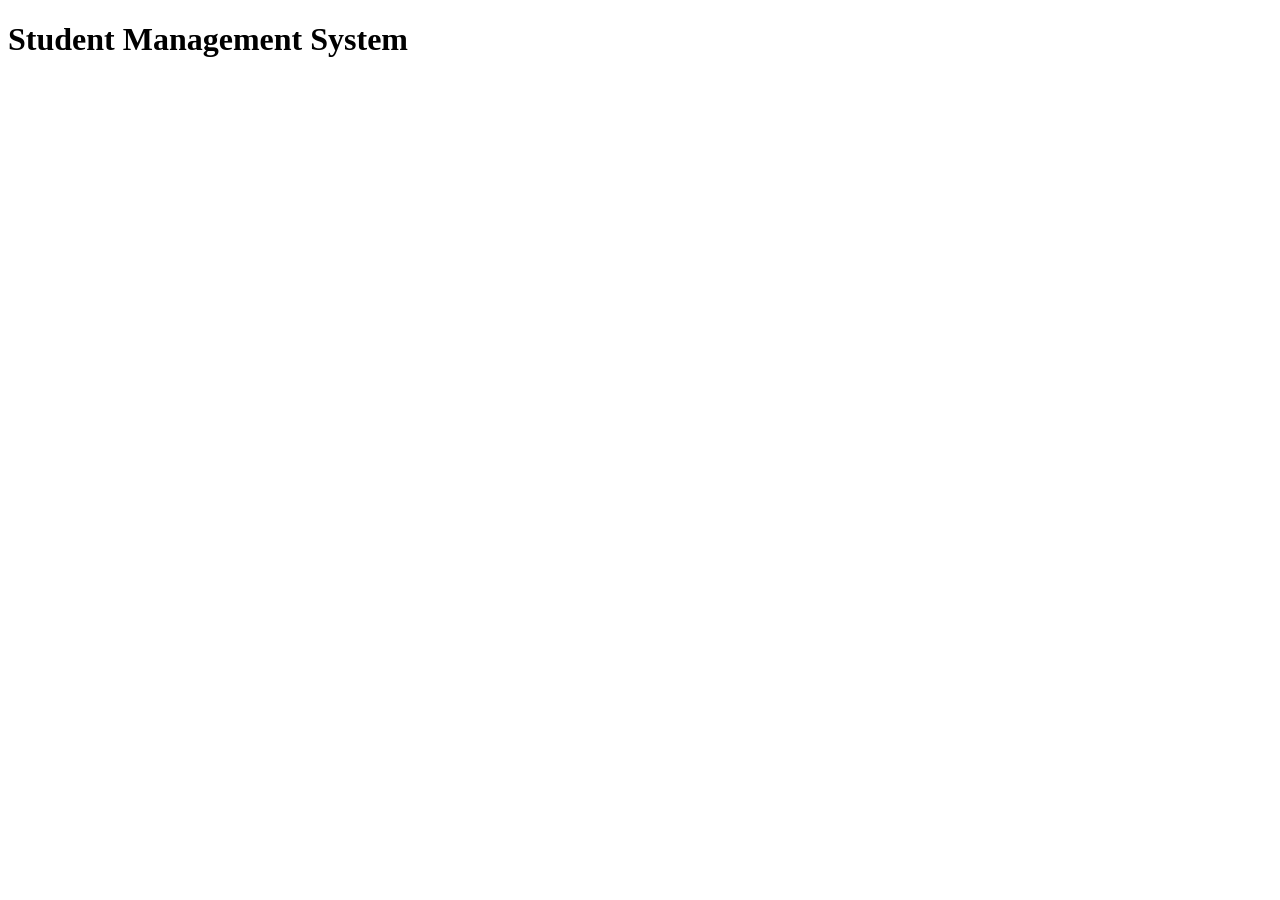
<file: Assignment-2/index.html>
<!DOCTYPE html>
<html lang="en">
<head>
<meta charset="UTF-8">
<meta name="viewport" content="width=device-width, initial-scale=1.0">
<title>Student Management System</title>

</head>
<body>
<h1>Student Management System</h1>
<div id="output"></div>
<script src="script.js"></script>
</body>
</html>
</file>
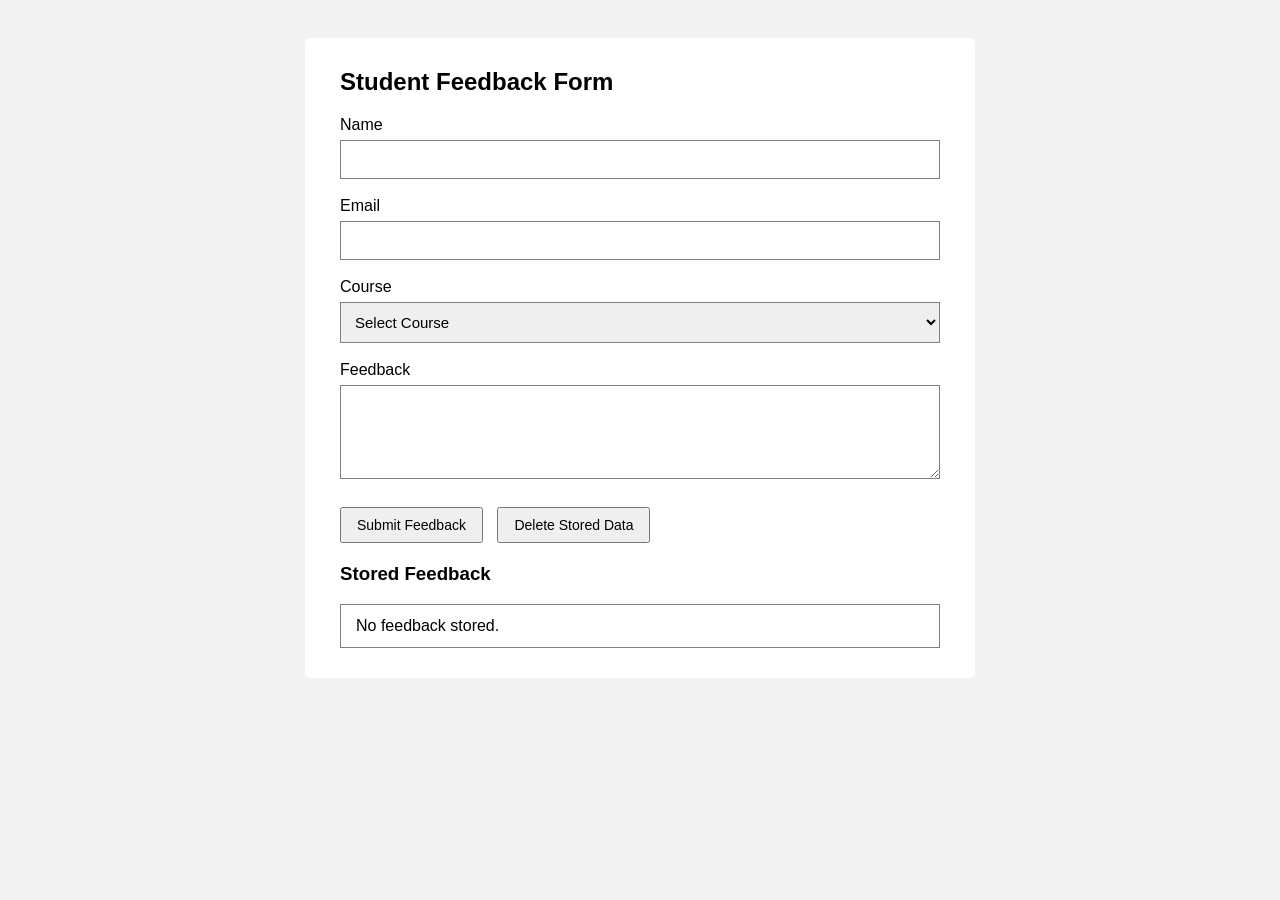
<file: Assignment-3/index.html>
<!DOCTYPE html>
<html>
<head>
  <title>Student Feedback Form</title>
  <link rel="stylesheet" href="style.css">
</head>
<body>

  <div class="container">
    <h2>Student Feedback Form</h2>

    <form id="feedbackForm">

      <label>Name</label>
      <input type="text" id="name">
      <p class="error" id="nameError"></p>

      <label>Email</label>
      <input type="email" id="email">
      <p class="error" id="emailError"></p>

      <label>Course</label>
      <select id="course">
        <option value="">Select Course</option>
        <option value="Web Development">Web Development</option>
        <option value="Data Science">Data Science</option>
        <option value="Computer Science">Computer Science</option>
      </select>
      <p class="error" id="courseError"></p>

      <label>Feedback</label>
      <textarea id="feedback" rows="4"></textarea>
      <p class="error" id="feedbackError"></p>

      <button type="button" onclick="submitForm()">Submit Feedback</button>
      <button type="button" onclick="deleteData()">Delete Stored Data</button>

    </form>

    <p id="sessionUser"></p>

    <h3>Stored Feedback</h3>
    <div id="storedData">No feedback stored.</div>

  </div>

  <script src="script.js"></script>
</body>
</html>
</file>
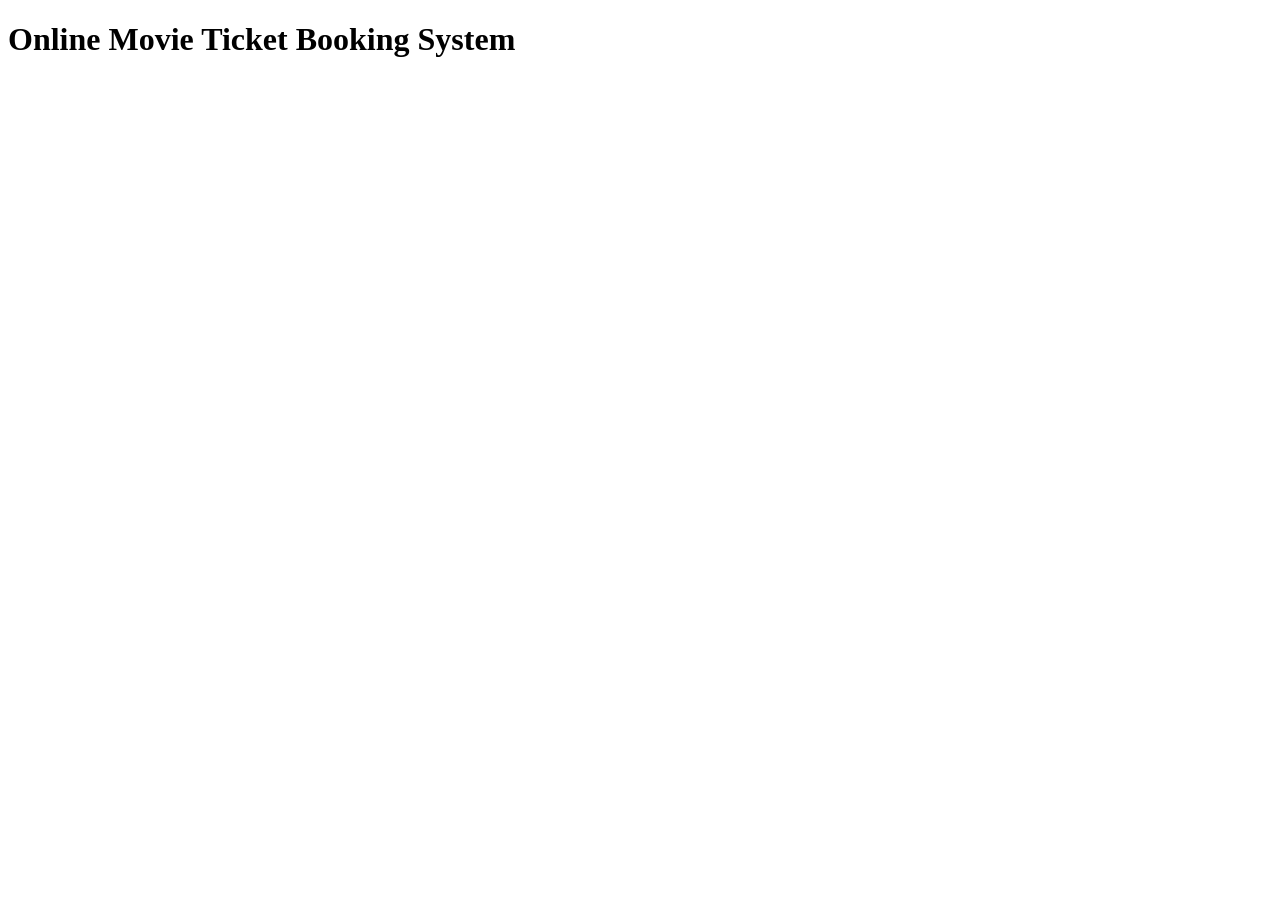
<file: Assignment-4/index.html>
<!DOCTYPE html>
<html>
<head>
    <title>Online Movie Ticket Booking System</title>
</head>
<body>
    <h1>Online Movie Ticket Booking System</h1>
    <script>
        console.log("Checking Seat Availability...");

        let booking = new Promise(function(resolve,reject) {
            setTimeout(function() {
                let seatsAvailable=true;
                if (seatsAvailable) {
                    resolve("Seats are Available");
                } else {
                    reject("No Seats Available");
                }
            }, 2000);
        });

        booking
            .then(function(message) {
                console.log(message);
                return "Payment Processed Successfully";
            })

            .then(function(message) {
                console.log(message);
                return "Booking Confirmed";
            })

            .then(function(message) {
                console.log(message);
                return "Ticket Generated Successfully";
            })

            .then(function(message) {
                console.log(message);
            })

            .catch(function(error) {
                console.log("Error:", error);
            });

    </script>

</body>
</html>
</file>
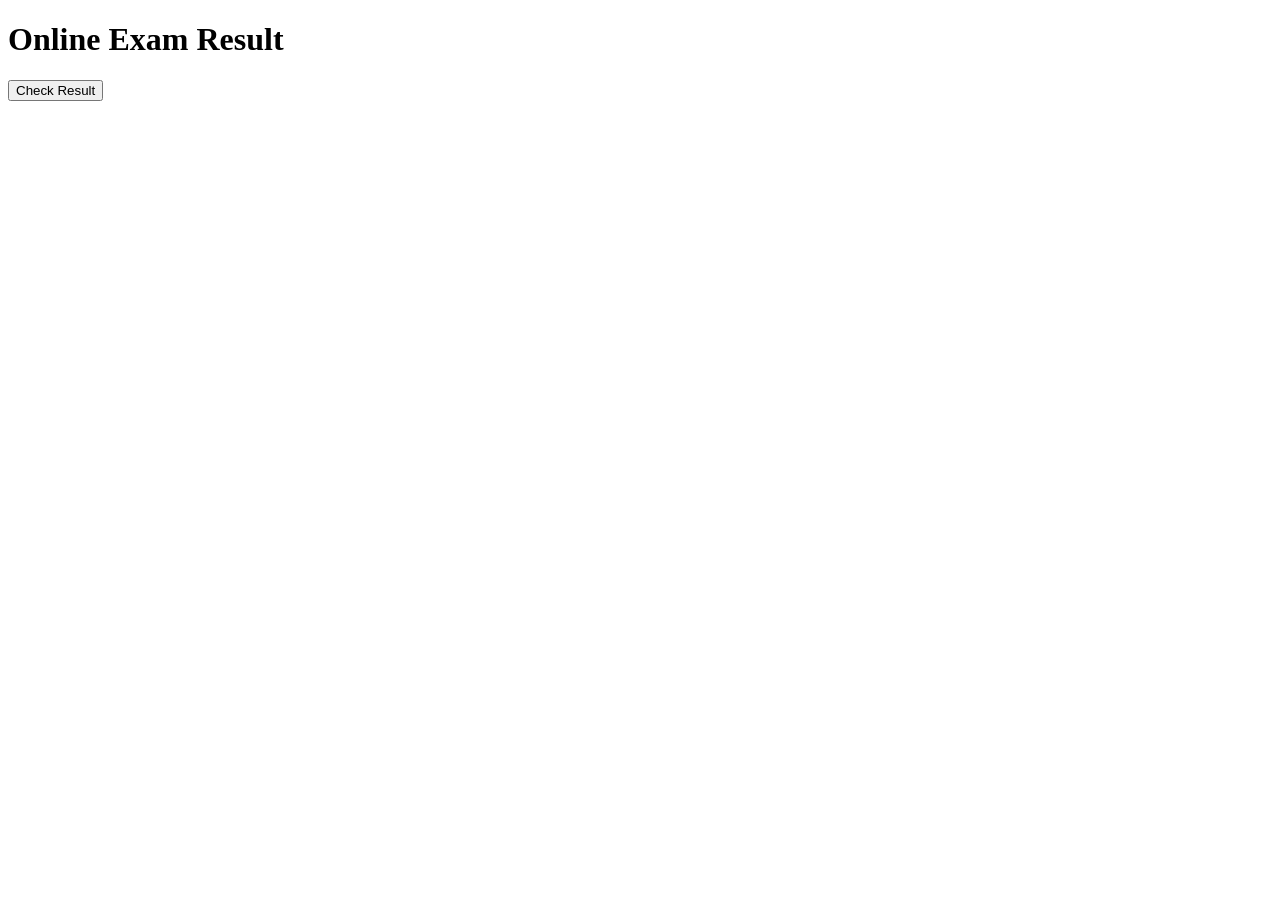
<file: Assignment-5/index.html>
<!DOCTYPE html>
<html lang="en">
<head>
    <meta charset="UTF-8">
    <meta name="viewport" content="width=device-width, initial-scale=1.0">
    <title>Online Exam Result</title>
</head>
<body>
    <h1>Online Exam Result</h1>
    <button onclick="checkResult()">
        Check Result
    </button>
    <p id="p"></p>
    <script>
        function calculateResult() {
            // A Promise represents a result that will be available sometime in the future.
            // Here, the Promise means:
            // "I will give you the exam result later."
            return new Promise(resolve => {
                setTimeout(() => { // setTimeout() is used to simulate the exam system taking 3 seconds to calculate the result.
                    resolve("Your result is ready! You scored 85 marks."); // resolve() means:
                    // "The asynchronous work is completed."
                   
                }, 3000);
            });
        }
        async function checkResult() {
            const para = document.getElementById("p");
            para.innerText = "Calculating your result...";  // Display a message immediately
            const result = await calculateResult();
            // calculateResult() returns a Promise.
            // await means: "Wait for this Promise to finish and give me its final result."
            // The checkResult() function pauses at this line until the Promise is completed.
            // NOTE :
            // The entire browser does NOT freeze.
            // Only this async function waits for the result.
            // After 3 seconds, the Promise is resolved.
            // The result will contain: "Your result is ready! You scored 85 marks."
            para.innerText = result;
        }
    </script>
</body>
</html>
</file>
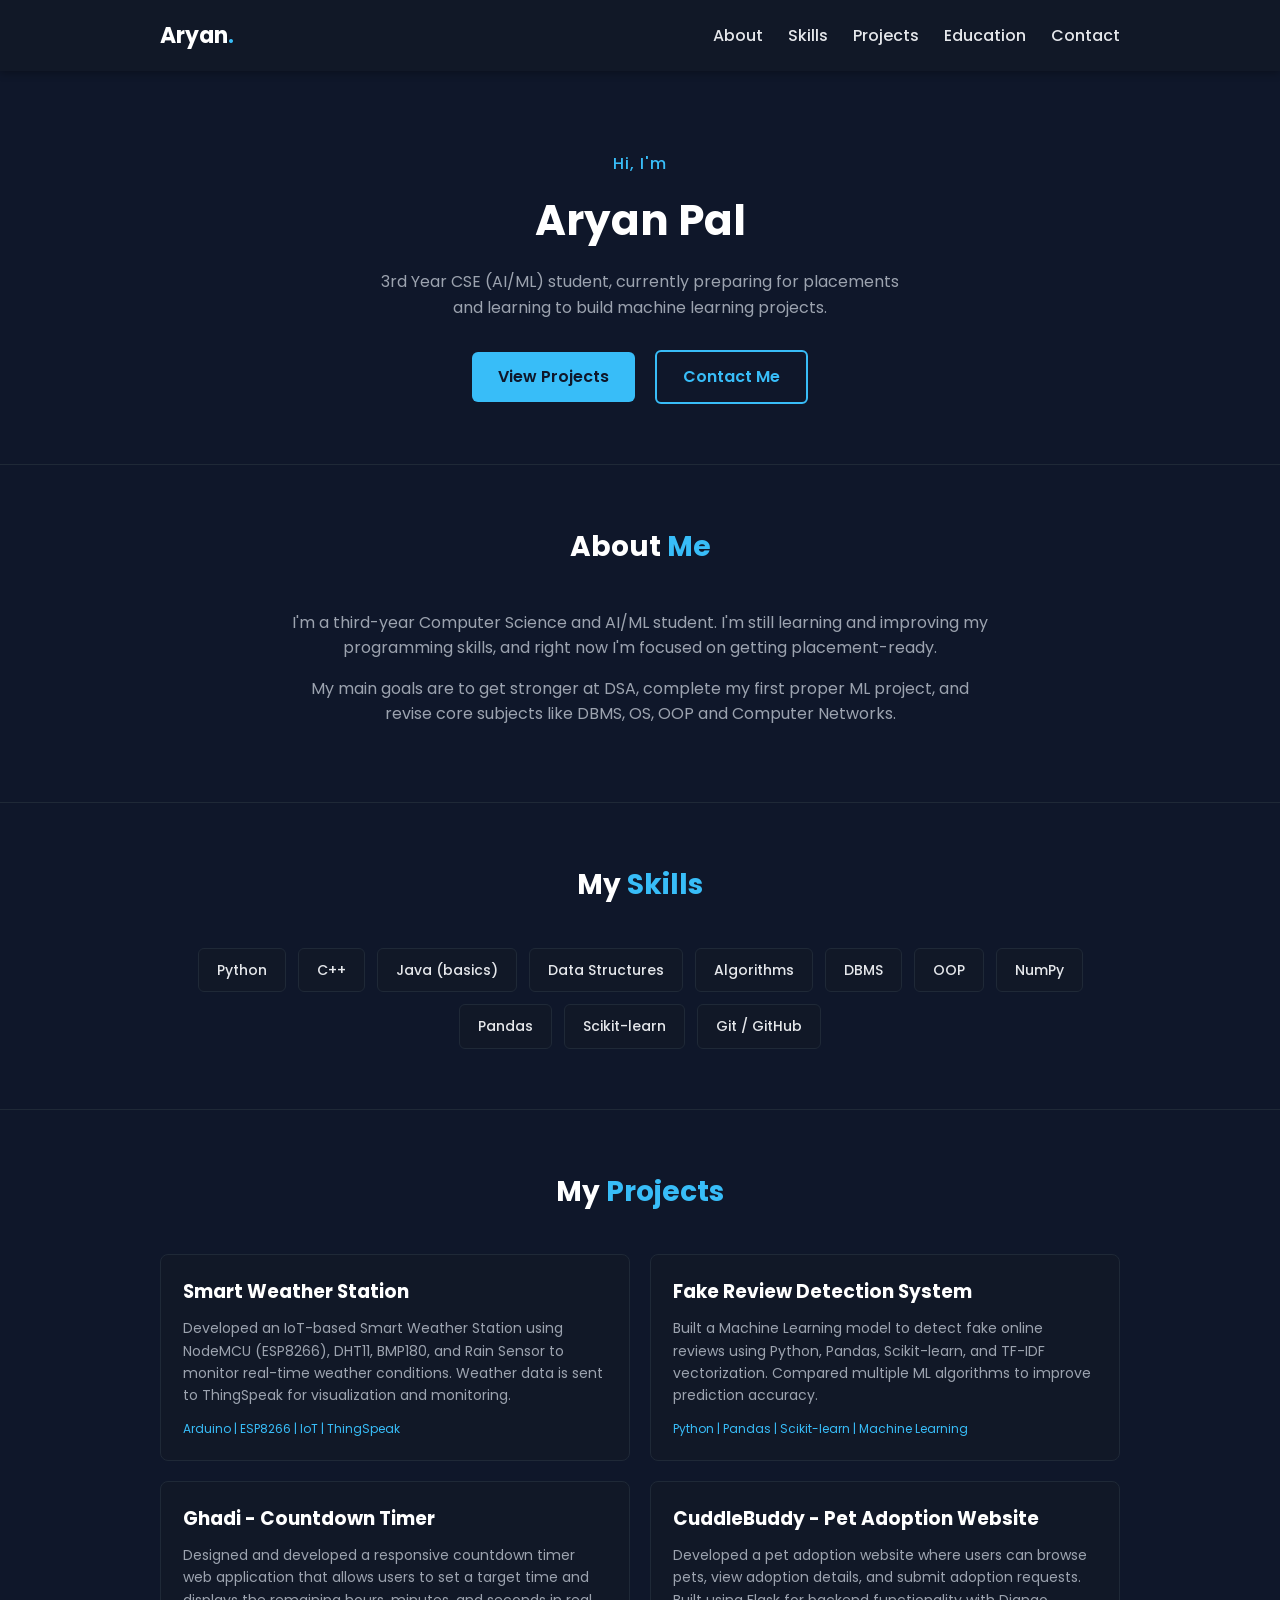
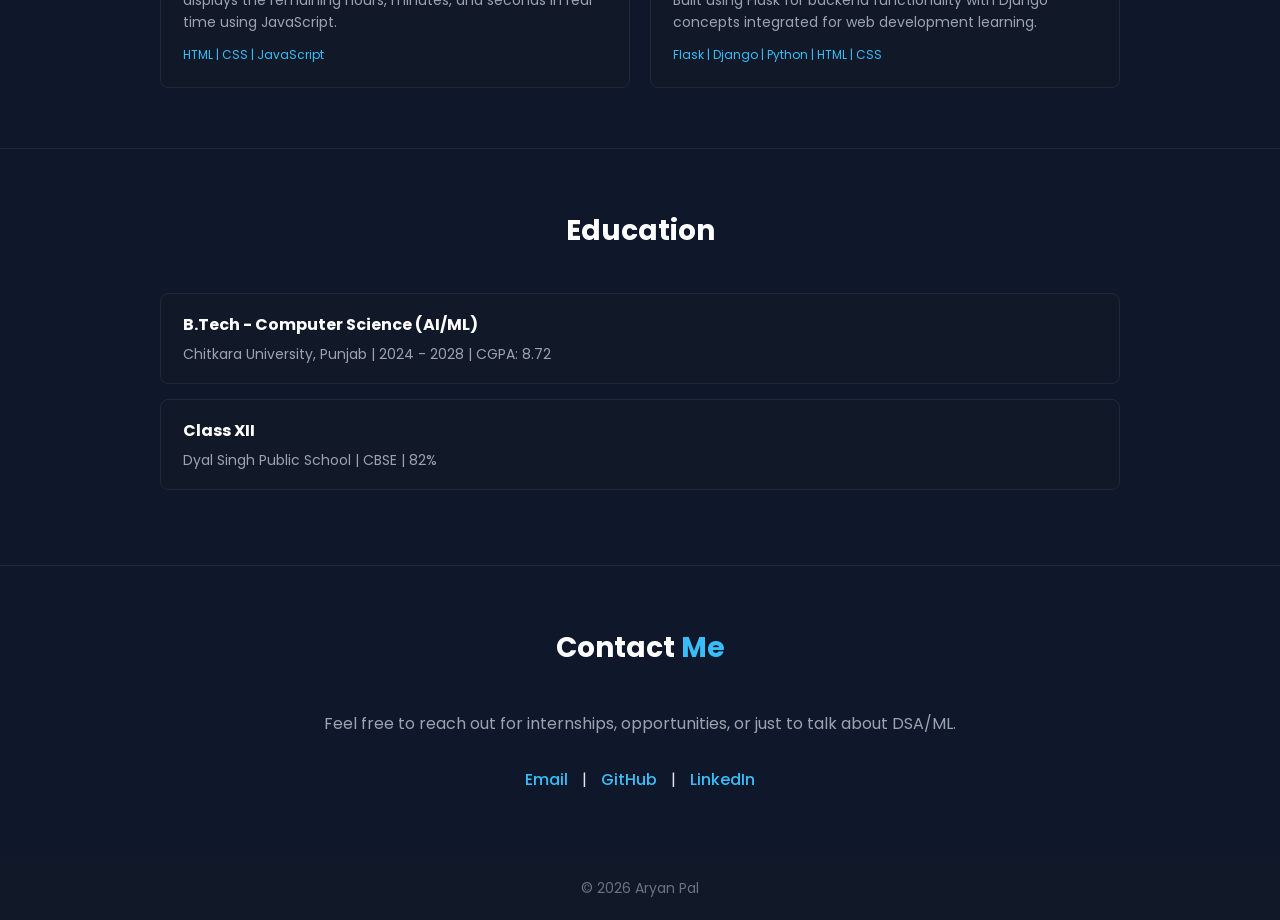
<file: Portfolio/index.html>
<!DOCTYPE html>
<html lang="en">
<head>
<meta charset="UTF-8">
<meta name="viewport" content="width=device-width, initial-scale=1.0">
<title>Aryan Pal - Portfolio</title>
<link href="https://fonts.googleapis.com/css2?family=Poppins:wght@400;500;600;700&display=swap" rel="stylesheet">
<link rel="stylesheet" href="style.css">
</head>
<body>

<nav>
  <div class="container">
    <div class="logo">Aryan<span>.</span></div>
    <ul>
      <li><a href="#about">About</a></li>
      <li><a href="#skills">Skills</a></li>
      <li><a href="#projects">Projects</a></li>
      <li><a href="#education">Education</a></li>
      <li><a href="#contact">Contact</a></li>
    </ul>
  </div>
</nav>

<section class="hero" style="border-top:none;">
  <div class="container">
    <h4>Hi, I'm</h4>
    <h1>Aryan Pal</h1>
    <p>3rd Year CSE (AI/ML) student, currently preparing for placements and learning to build machine learning projects.</p>
    <a href="#projects" class="btn btn-fill">View Projects</a>
    <a href="#contact" class="btn btn-outline">Contact Me</a>
  </div>
</section>

<section id="about">
  <div class="container">
    <h2 class="section-title">About <span>Me</span></h2>
    <div class="about-text">
      <p>I'm a third-year Computer Science and AI/ML student. I'm still learning and improving my programming skills, and right now I'm focused on getting placement-ready.</p>
      <p>My main goals are to get stronger at DSA, complete my first proper ML project, and revise core subjects like DBMS, OS, OOP and Computer Networks.</p>
    </div>
  </div>
</section>

<section id="skills">
  <div class="container">
    <h2 class="section-title">My <span>Skills</span></h2>
    <div class="skills-list">
      <div class="skill-box">Python</div>
      <div class="skill-box">C++</div>
      <div class="skill-box">Java (basics)</div>
      <div class="skill-box">Data Structures</div>
      <div class="skill-box">Algorithms</div>
      <div class="skill-box">DBMS</div>
      <div class="skill-box">OOP</div>
      <div class="skill-box">NumPy</div>
      <div class="skill-box">Pandas</div>
      <div class="skill-box">Scikit-learn</div>
      <div class="skill-box">Git / GitHub</div>
    </div>
  </div>
</section>

<section id="projects">
  <div class="container">
    <h2 class="section-title">My <span>Projects</span></h2>

    <div class="project-cards">

      <div class="card">
        <h3>Smart Weather Station</h3>
        <p>
          Developed an IoT-based Smart Weather Station using NodeMCU (ESP8266),
          DHT11, BMP180, and Rain Sensor to monitor real-time weather conditions.
          Weather data is sent to ThingSpeak for visualization and monitoring.
        </p>
        <div class="tags">
          Arduino | ESP8266 | IoT | ThingSpeak
        </div>
      </div>

      <div class="card">
        <h3>Fake Review Detection System</h3>
        <p>
          Built a Machine Learning model to detect fake online reviews using
          Python, Pandas, Scikit-learn, and TF-IDF vectorization. Compared
          multiple ML algorithms to improve prediction accuracy.
        </p>
        <div class="tags">
          Python | Pandas | Scikit-learn | Machine Learning
        </div>
      </div>

      <div class="card">
        <h3>Ghadi - Countdown Timer</h3>
        <p>
          Designed and developed a responsive countdown timer web application
          that allows users to set a target time and displays the remaining
          hours, minutes, and seconds in real time using JavaScript.
        </p>
        <div class="tags">
          HTML | CSS | JavaScript
        </div>
      </div>

      <div class="card">
        <h3>CuddleBuddy - Pet Adoption Website</h3>
        <p>
          Developed a pet adoption website where users can browse pets,
          view adoption details, and submit adoption requests. Built using
          Flask for backend functionality with Django concepts integrated for
          web development learning.
        </p>
        <div class="tags">
          Flask | Django | Python | HTML | CSS
        </div>
      </div>

    </div>
  </div>
</section>

<section id="education">
  <div class="container">
    <h2 class="section-title">Education</h2>

    <div class="edu-item">
      <h4>B.Tech - Computer Science (AI/ML)</h4>
      <p>Chitkara University, Punjab   |   2024 - 2028   |   CGPA: 8.72</p>
    </div>

    <div class="edu-item">
      <h4>Class XII</h4>
      <p>Dyal Singh Public School   |   CBSE   |   82%</p>
    </div>

  </div>
</section>

<section id="contact" class="contact">
  <div class="container">
    <h2 class="section-title">Contact <span>Me</span></h2>
    <p>Feel free to reach out for internships, opportunities, or just to talk about DSA/ML.</p>
    <div class="contact-links">
      <a href="mailto:aryanpro2556.@gmail.com">Email</a> |
      <a href="https://github.com/aryanpal3135">GitHub</a> |
      <a href="www.linkedin.com/in/aryan-pal-964110373">LinkedIn</a>
    </div>
  </div>
</section>

<footer>
  &copy; 2026 Aryan Pal
</footer>

</body>
</html>
</file>
<file: Assignment-3/style.css>
body {
  font-family: Arial, sans-serif;
  background-color: #f2f2f2;
  padding: 30px;
}

.container {
  max-width: 600px;
  margin: auto;
  background-color: white;
  padding: 30px 35px;
  border-radius: 5px;
}

h2 {
  margin-top: 0;
}

label {
  display: block;
  margin-top: 18px;
  font-weight: normal;
  font-size: 16px;
}

input, select, textarea {
  width: 100%;
  padding: 10px;
  margin-top: 6px;
  border: 1px solid gray;
  font-size: 15px;
  box-sizing: border-box;
}

.error {
  color: red;
  font-size: 14px;
  margin: 4px 0 0 0;
}

button {
  margin-top: 20px;
  margin-right: 10px;
  padding: 8px 15px;
  font-size: 14px;
}

#sessionUser {
  font-weight: bold;
  margin-top: 20px;
}

#storedData {
  border: 1px solid gray;
  padding: 12px 15px;
  margin-top: 10px;
}
</file>
<file: Portfolio/style.css>
* {
    margin: 0;
    padding: 0;
    box-sizing: border-box;
    font-family: 'Poppins', sans-serif;
  }

  body {
    background: #0f172a;
    color: #e5e7eb;
    line-height: 1.6;
  }

  a { text-decoration: none; color: inherit; }
  ul { list-style: none; }

  .container {
    max-width: 1000px;
    margin: 0 auto;
    padding: 0 20px;
  }

  /* NAVBAR */
  nav {
    background: #111827;
    padding: 18px 0;
    position: sticky;
    top: 0;
    z-index: 10;
    box-shadow: 0 2px 8px rgba(0,0,0,0.3);
  }

  nav .container {
    display: flex;
    justify-content: space-between;
    align-items: center;
  }

  .logo {
    font-size: 22px;
    font-weight: 700;
    color: #fff;
  }
  .logo span { color: #38bdf8; }

  nav ul {
    display: flex;
    gap: 25px;
  }

  nav ul li a {
    font-weight: 500;
    transition: color 0.2s;
  }
  nav ul li a:hover { color: #38bdf8; }

  /* HERO */
  .hero {
    padding: 80px 0 60px;
    text-align: center;
  }

  .hero h4 {
    color: #38bdf8;
    font-weight: 500;
    margin-bottom: 10px;
    letter-spacing: 1px;
  }

  .hero h1 {
    font-size: 42px;
    font-weight: 700;
    color: #fff;
    margin-bottom: 15px;
  }

  .hero p {
    max-width: 550px;
    margin: 0 auto 30px;
    color: #9ca3af;
    font-size: 16px;
  }

  .btn {
    display: inline-block;
    padding: 12px 26px;
    border-radius: 6px;
    font-weight: 600;
    margin: 0 8px;
    transition: transform 0.2s;
  }

  .btn-fill {
    background: #38bdf8;
    color: #0f172a;
  }

  .btn-outline {
    border: 2px solid #38bdf8;
    color: #38bdf8;
  }

  .btn:hover { transform: translateY(-3px); }

  /* SECTIONS */
  section {
    padding: 60px 0;
    border-top: 1px solid #1f2937;
  }

  .section-title {
    text-align: center;
    font-size: 28px;
    font-weight: 700;
    color: #fff;
    margin-bottom: 40px;
  }

  .section-title span { color: #38bdf8; }

  /* ABOUT */
  .about-text {
    max-width: 700px;
    margin: 0 auto;
    text-align: center;
    color: #9ca3af;
  }

  .about-text p { margin-bottom: 15px; }

  /* SKILLS */
  .skills-list {
    display: flex;
    flex-wrap: wrap;
    justify-content: center;
    gap: 12px;
  }

  .skill-box {
    background: #111827;
    border: 1px solid #1f2937;
    padding: 10px 18px;
    border-radius: 6px;
    font-weight: 500;
    font-size: 14px;
  }

  /* PROJECTS */
  .project-cards {
    display: grid;
    grid-template-columns: 1fr 1fr;
    gap: 20px;
  }

  .card {
    background: #111827;
    border: 1px solid #1f2937;
    border-radius: 8px;
    padding: 22px;
  }

  .card h3 {
    color: #fff;
    margin-bottom: 10px;
  }

  .card p {
    color: #9ca3af;
    font-size: 14px;
    margin-bottom: 12px;
  }

  .card .tags {
    font-size: 12px;
    color: #38bdf8;
  }

  /* EDUCATION */
  .edu-item {
    background: #111827;
    border: 1px solid #1f2937;
    padding: 18px 22px;
    border-radius: 8px;
    margin-bottom: 15px;
  }

  .edu-item h4 { color: #fff; margin-bottom: 5px; }
  .edu-item p { color: #9ca3af; font-size: 14px; }

  /* CONTACT */
  .contact {
    text-align: center;
  }

  .contact p {
    color: #9ca3af;
    margin-bottom: 25px;
  }

  .contact-links a {
    display: inline-block;
    margin: 5px 10px;
    color: #38bdf8;
    font-weight: 500;
  }

  /* FOOTER */
  footer {
    background: #111827;
    text-align: center;
    padding: 20px;
    color: #6b7280;
    font-size: 14px;
  }

  @media (max-width: 700px) {
    nav ul { display: none; }
    .hero h1 { font-size: 30px; }
    .project-cards { grid-template-columns: 1fr; }
  }
</file>
